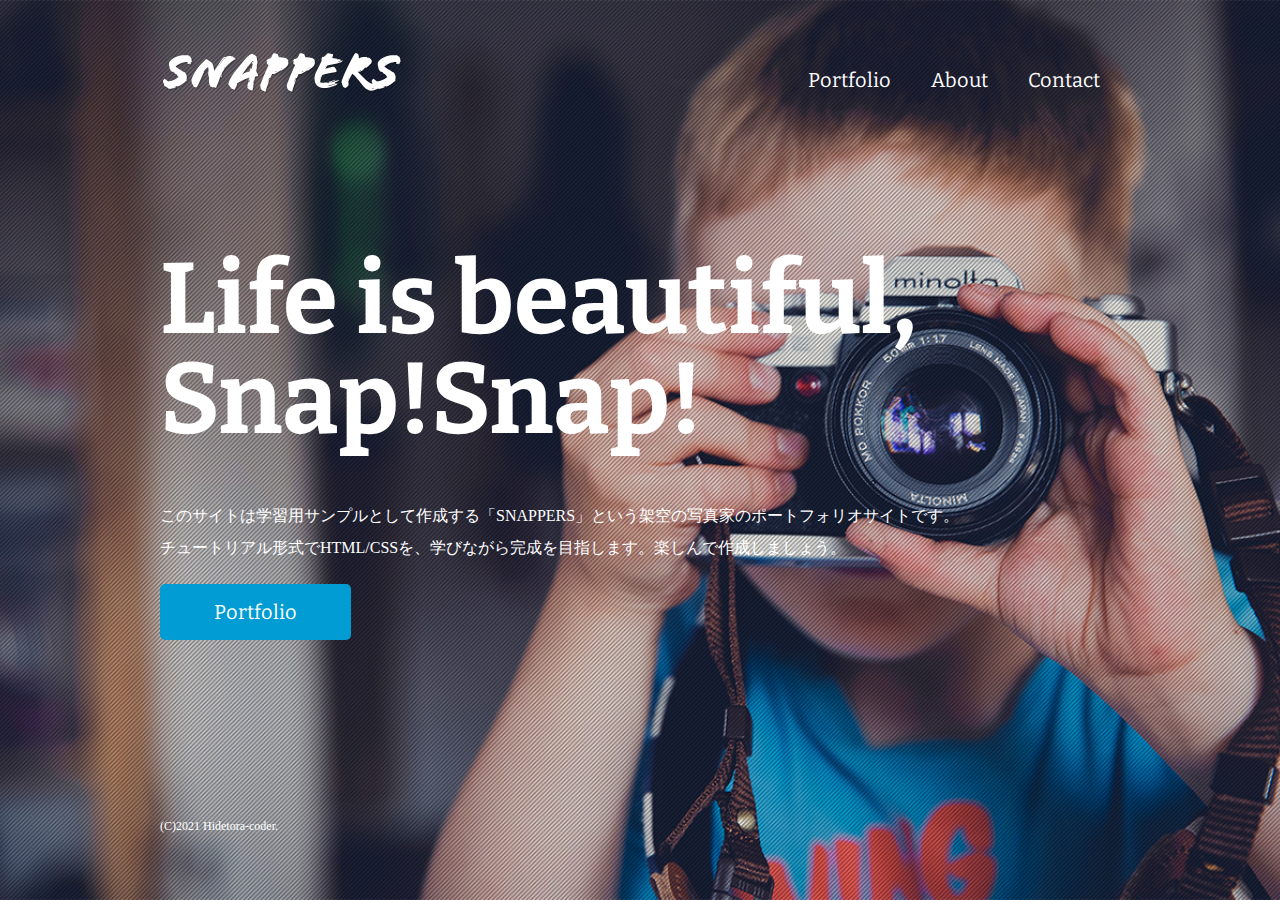
<file: index.html>
<!DOCTYPE html>
<html>
  <head>
    <meta charset="UTF-8">
    <title>風景写真家「SNAPPERS」Official website</title>
    <link href="css/style.css" rel="stylesheet">
    <!-- webフォント -->
    <link href="https://fonts.googleapis.com/css2?family=Bitter:wght@700&display=swap" rel="stylesheet">
    <!-- ファビコン -->
    <link href="favicon.ico" rel="shortcut icon">
  </head>
  <body id="index">
    <!--headerの始まり-->
    <header>
      <div class="logo">
        <a href="index.html">
          <img src="images/logo.png" alt="SNAPPERS">
        </a>
      </div>
      <nav class="global-nav">
        <ul>
          <li><a href="portfolio.html">Portfolio</a></li>
          <li><a href="about.html">About</a></li>
          <li><a href="contact.html">Contact</a></li>
        </ul>
      </nav>
    </header>
    <!--headerの終わり-->

    <!--wrapの始まり-->
    <div id="wrap">
      <div class="content">
        <h1>Life is beautiful, Snap!Snap!</h1>
        <p>このサイトは学習用サンプルとして作成する「SNAPPERS」という架空の写真家のポートフォリオサイトです。<br>チュートリアル形式でHTML/CSSを、学びながら完成を目指します。楽しんで作成しましょう。</p>
        <p class="btn"><a href="portfolio.html">Portfolio</a></p>

      </div>
    </div>
    <!--wrapの終わり-->

    <!--footerの始まり-->
    <footer>
      <small>(C)2021 Hidetora-coder.</small>
    </footer>
    <!--footerの終わり-->
  </body>
</html>
</file>
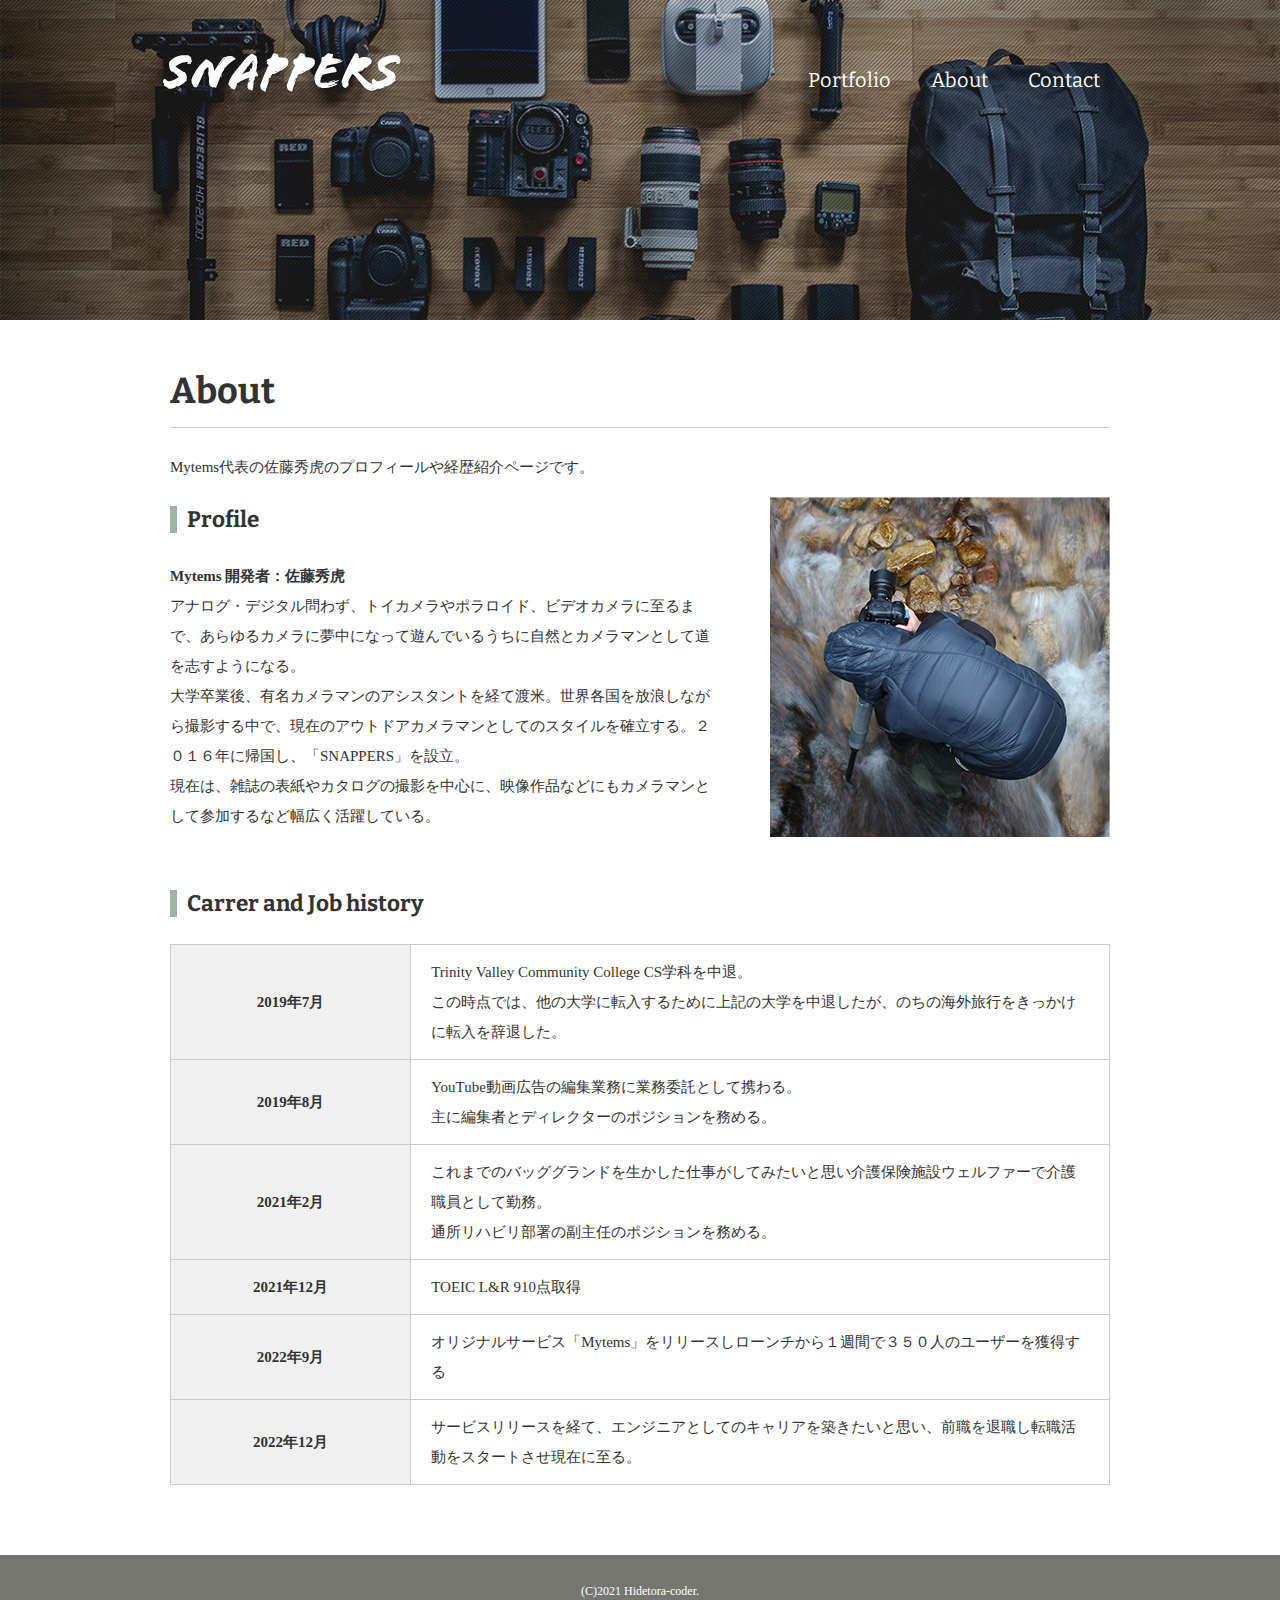
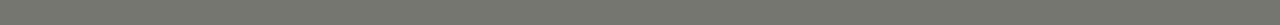
<file: about.html>
<!DOCTYPE html>
<html>
  <head>
    <meta charset="UTF-8">
    <title>About | 風景写真家「SNAPPERS」</title>
    <link href="css/style.css" rel="stylesheet">
    <!-- webフォント -->
    <link href="https://fonts.googleapis.com/css2?family=Bitter:wght@700&display=swap" rel="stylesheet">
  </head>
  <body id="about">
    <!--headerの始まり-->
    <header>
      <div class="logo">
        <a href="index.html">
          <img src="images/logo.png" alt="SNAPPERS">
        </a>
      </div>
      <nav class="global-nav">
        <ul>
          <li><a href="portfolio.html">Portfolio</a></li>
          <li><a href="about.html">About</a></li>
          <li><a href="contact.html">Contact</a></li>
        </ul>
      </nav>
    </header>
    <!--headerの終わり-->

    <!--wrapの始まり-->
    <div id="wrap">
      <div class="content">
        <div class="main-center">
          <h1>About</h1>
          <p>Mytems代表の佐藤秀虎のプロフィールや経歴紹介ページです。</p>
          <!-- 自己紹介 -->
          <section class="profile clearfix">
            <!-- 自己紹介文 -->
            <div class="profile-txt">
              <h2 class="icon">Profile</h2>
              <p>
                <span>Mytems 開発者：佐藤秀虎</span>
                <br>アナログ・デジタル問わず、トイカメラやポラロイド、ビデオカメラに至るまで、あらゆるカメラに夢中になって遊んでいるうちに自然とカメラマンとして道を志すようになる。
                <br>大学卒業後、有名カメラマンのアシスタントを経て渡米。世界各国を放浪しながら撮影する中で、現在のアウトドアカメラマンとしてのスタイルを確立する。２０１６年に帰国し、「SNAPPERS」を設立。
                <br>現在は、雑誌の表紙やカタログの撮影を中心に、映像作品などにもカメラマンとして参加するなど幅広く活躍している。
              </p>
            </div>
            <img src="images/about-profile.png" alt="佐藤秀虎のプロフィール画像" class="profile-image">
          </section>
          <!-- 経歴紹介 -->
          <section class="career">
            <h2 class="icon">Carrer and Job history</h2>
            <table>
              <tr>
                <th>2019年7月</th>
                <td>Trinity Valley Community College CS学科を中退。
                  <br>この時点では、他の大学に転入するために上記の大学を中退したが、のちの海外旅行をきっかけに転入を辞退した。
                </th>
              </tr>
              <tr>
                <th>2019年8月</th>
                <td>YouTube動画広告の編集業務に業務委託として携わる。
                  <br>主に編集者とディレクターのポジションを務める。
                </td>
              </tr>
              <tr>
                <th>2021年2月</th>
                <td>これまでのバッググランドを生かした仕事がしてみたいと思い介護保険施設ウェルファーで介護職員として勤務。
                  <br>通所リハビリ部署の副主任のポジションを務める。
                </td>
              </tr>
              <tr>
                <th>2021年12月</th>
                <td>TOEIC L&R 910点取得</td>
              </tr>
              <tr>
                <th>2022年9月</th>
                <td>オリジナルサービス「Mytems」をリリースしローンチから１週間で３５０人のユーザーを獲得する</td>
              </tr>
              <tr>
                <th>2022年12月</th>
                <td>サービスリリースを経て、エンジニアとしてのキャリアを築きたいと思い、前職を退職し転職活動をスタートさせ現在に至る。</td>
              </tr>
            </table>
          </section>
        </div>
      </div>
    </div>
    <!--wrapの終わり-->

    <!--footerの始まり-->
    <footer>
      <small>(C)2021 Hidetora-coder.</small>
    </footer>
    <!--footerの終わり-->
  </body>
</html>
</file>
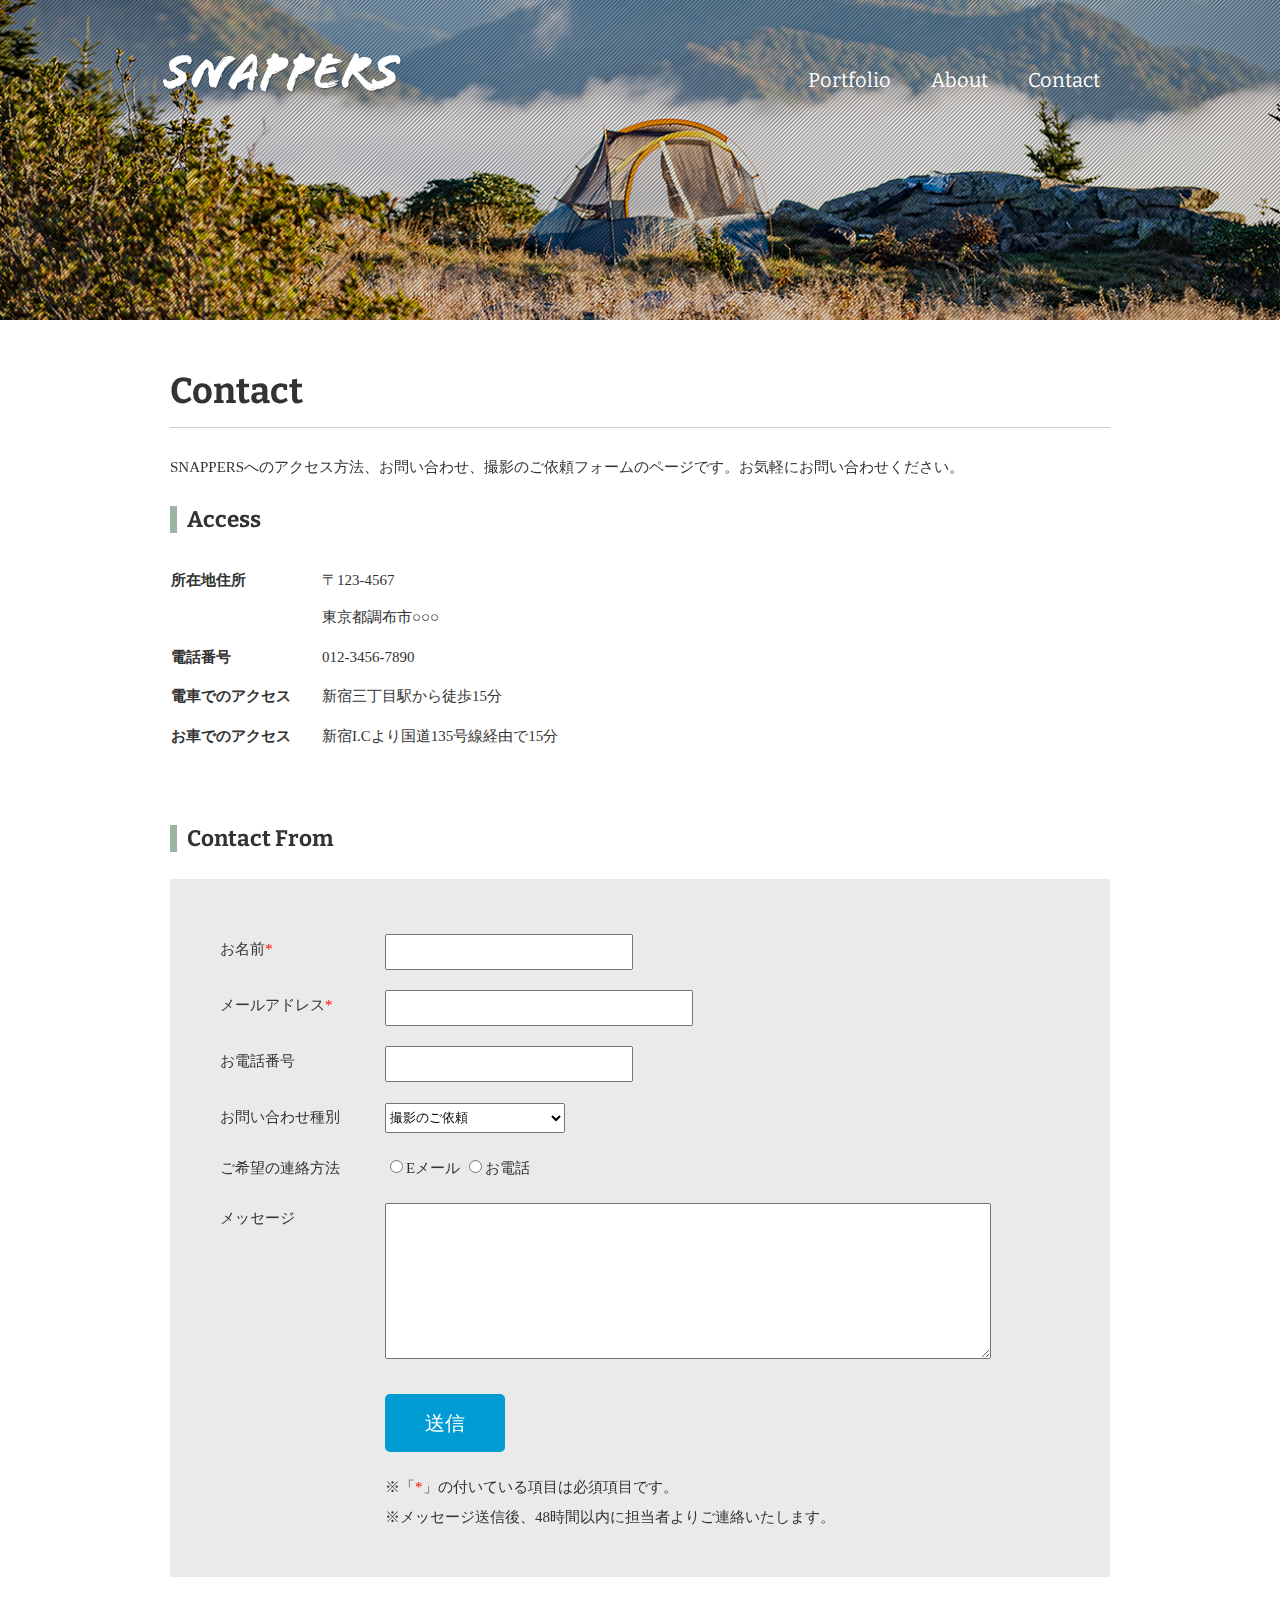
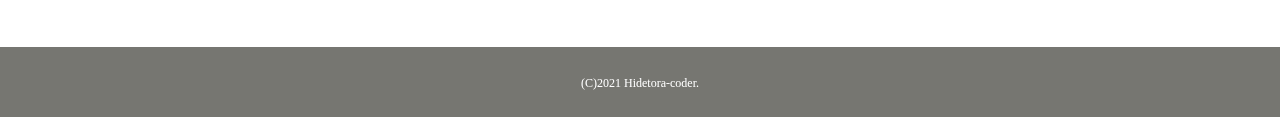
<file: contact.html>
<!DOCTYPE html>
<html>
  <head>
    <meta charset="UTF-8">
    <title>Contact| 風景写真家 「SNAPPERS」</title>
    <link href="css/style.css" rel="stylesheet">
    <!-- webフォント -->
    <link href="https://fonts.googleapis.com/css2?family=Bitter:wght@700&display=swap" rel="stylesheet">
  </head>
  <body id="contact">
    <!--headerの始まり-->
    <header>
      <div class="logo">
        <a href="index.html">
          <img src="images/logo.png" alt="SNAPPERS">
        </a>
      </div>
      <nav class="global-nav">
        <ul>
          <li><a href="portfolio.html">Portfolio</a></li>
          <li><a href="about.html">About</a></li>
          <li><a href="contact.html">Contact</a></li>
        </ul>
      </nav>
    </header>
    <!--headerの終わり-->

    <!--wrapの始まり-->
    <div id="wrap">
      <div class="content">
        <div class="main-center">
          <h1>Contact</h1>
          <p>SNAPPERSへのアクセス方法、お問い合わせ、撮影のご依頼フォームのページです。お気軽にお問い合わせください。</p>
          <section class="access clearfix">
            <!-- アクセスセクション -->
            <h2 class="icon">Access</h2>
            <table>
              <tr>
                <th>所在地住所</th>
                <td>〒123-4567<br>東京都調布市○○○</td>
              </tr>
              <tr>
                <th>電話番号</th>
                <td>012-3456-7890</td>
              </tr>
              <tr>
                <th>電車でのアクセス</th>
                <td>新宿三丁目駅から徒歩15分</td>
              </tr>
              <tr>
                <th>お車でのアクセス</th>
                <td>新宿I.Cより国道135号線経由で15分</td>
              </tr>
            </table>
            <iframe width="460" height="220" frameborder="0" style="border: 0;" allowfullscreen src="https://www.google.com/maps/embed?pb=!1m18!1m12!1m3!1d3240.4361922576927!2d139.70269341538352!3d35.69088228019205!2m3!1f0!2f0!3f0!3m2!1i1024!2i768!4f13.1!3m3!1m2!1s0x60188cdb5e314123%3A0x3ac7b6160a51a476!2sShinjuku-sanchome%20Station!5e0!3m2!1sen!2sjp!4v1633687037373!5m2!1sen!2sjp">
            </iframe>
          </section>

          <section>
            <h2 class="icon">Contact From</h2>
            <div class="form">
              <form>
                <dl>
                  <dt><span class="required">お名前</span></dt>
                  <dd><input type="text" name="name" class="name" required></dd>
                  <dt><span class="required">メールアドレス</span></dt>
                  <dd><input type="email" name="email" class="email" required></dd>
                  <dt>お電話番号</dt>
                  <dd><input type="tel" name="tel" class="tel"></dd>
                  <dt>お問い合わせ種別</dt>
                  <dd>
                    <select name="type" class="type">
                      <option value="撮影のご依頼">撮影のご依頼</option>
                      <option value="公演・各種メディア出演のご依頼">公演・各種メディア出演のご依頼</option>
                      <option value="その他お問い合わせ">その他お問い合わせ</option>
                    </select>
                  </dd>
                  <dt>ご希望の連絡方法</dt>
                  <dd>
                    <input type="radio" name="contact" value="Eメール">Eメール
                    <input type="radio" name="contact" value="お電話">お電話
                  </dd>
                  <dt>メッセージ</dt>
                  <dd>
                    <textarea name="message" class="message"></textarea>
                  </dd>
                </dl>
                <button type="submit" class="btn">送信</button>
              </form>
              <div class="attension">
                <p>※「<span class="required"></span>」の付いている項目は必須項目です。<br>
                  ※メッセージ送信後、48時間以内に担当者よりご連絡いたします。
                </p>
              </div>
            </div>
          </section>
        </div>
      </div>
    </div>
    <!--wrapの終わり-->

    <!--footerの始まり-->
    <footer>
      <small>(C)2021 Hidetora-coder.</small>
    </footer>
    <!--footerの終わり-->
  </body>
</html>
</file>
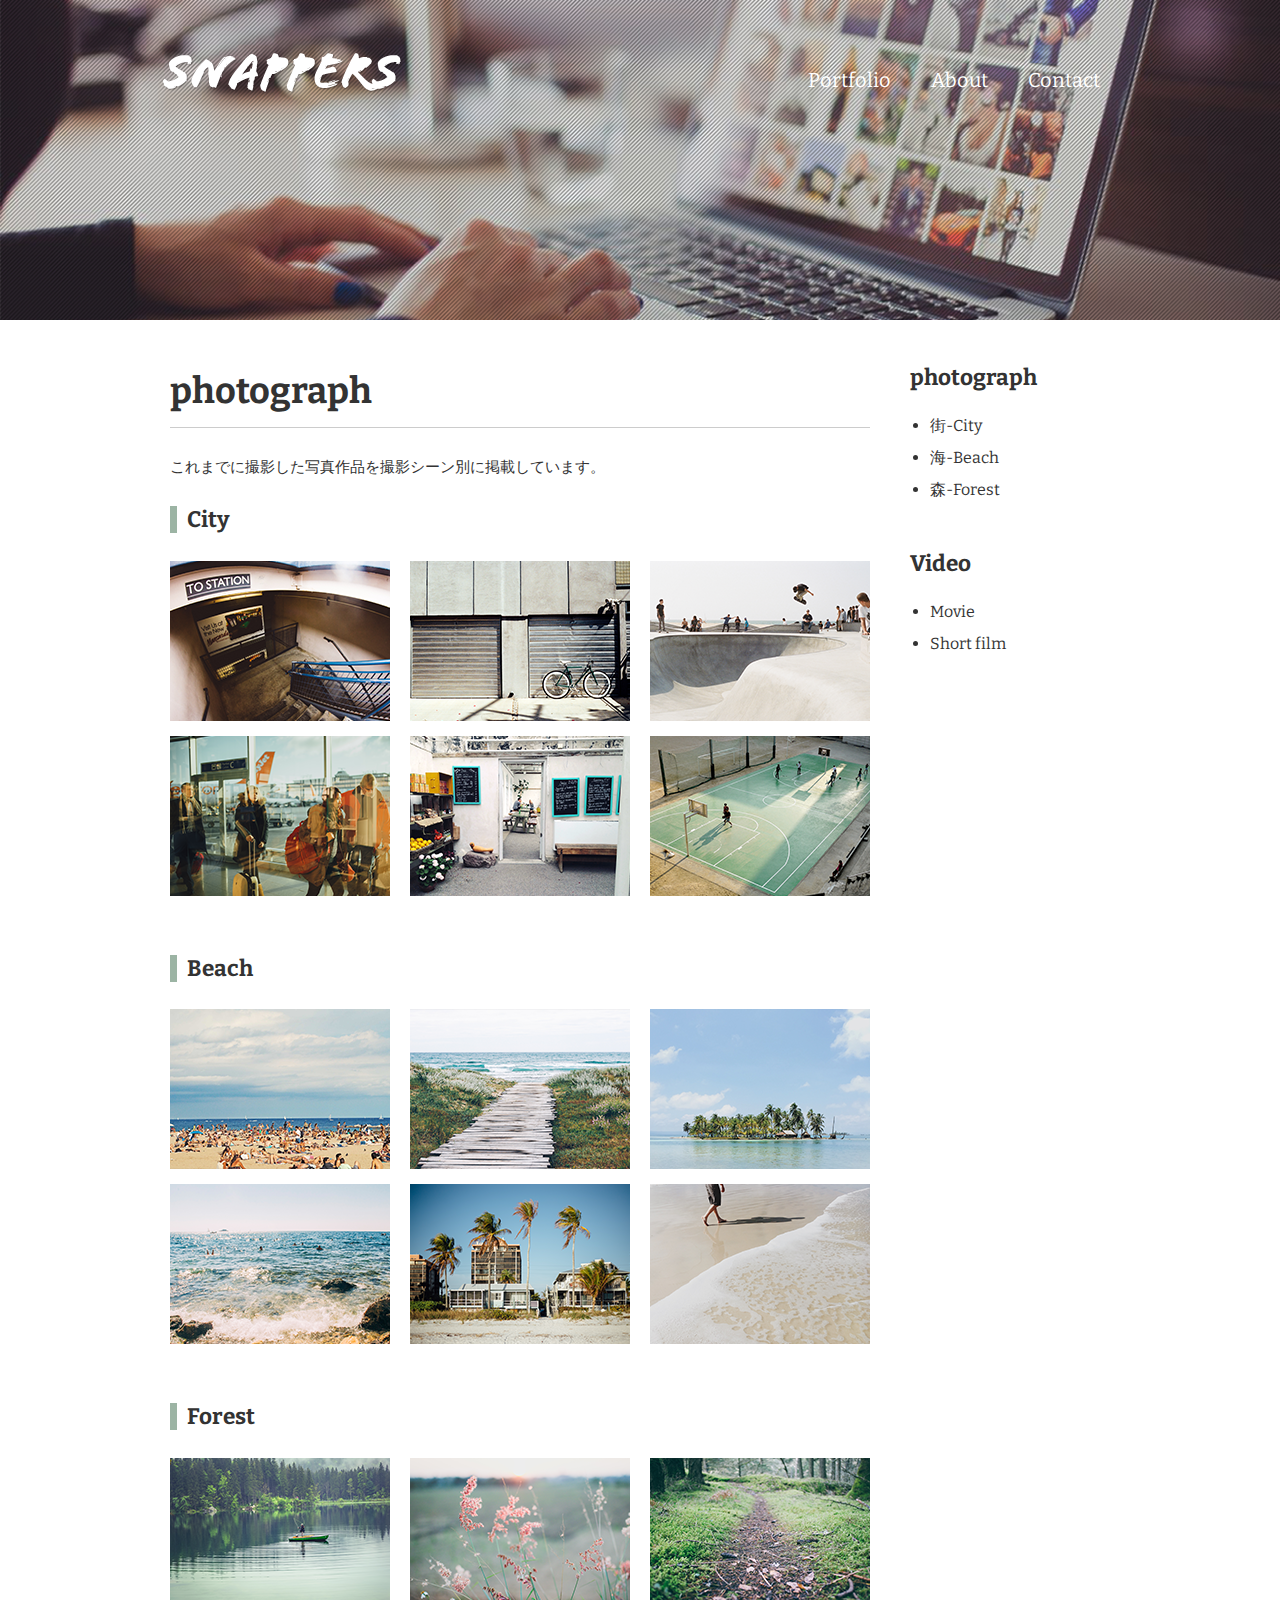
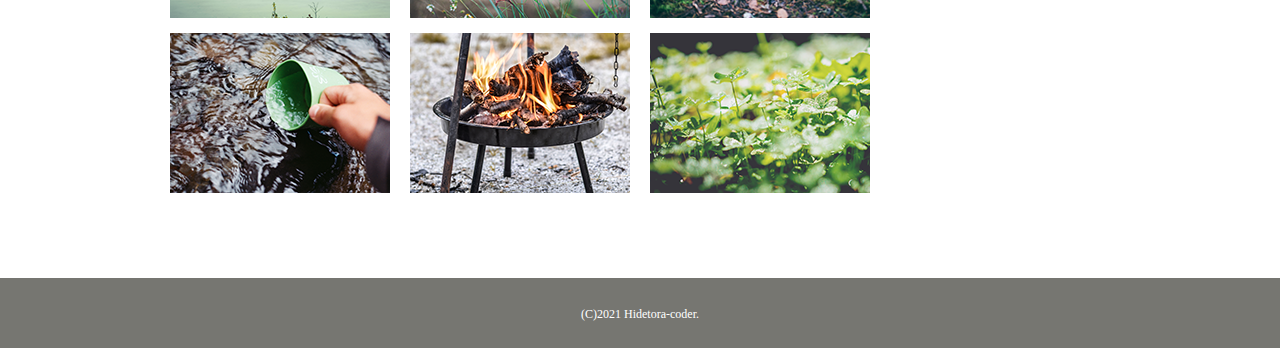
<file: photograph.html>
<!DOCTYPE html>
<html>
  <head>
    <meta charset="UTF-8">
    <title>photograph| 風景写真家「SNAPPERS」</title>
    <link href="css/style.css" rel="stylesheet">
    <!-- webフォント -->
    <link href="https://fonts.googleapis.com/css2?family=Bitter:wght@700&display=swap" rel="stylesheet">
  </head>
  <body id="photograph">
    <!--headerの始まり-->
    <header>
      <div class="logo">
        <a href="index.html">
          <img src="images/logo.png" alt="SNAPPERS">
        </a>
      </div>
      <nav class="global-nav">
        <ul>
          <li><a href="portfolio.html">Portfolio</a></li>
          <li><a href="about.html">About</a></li>
          <li><a href="contact.html">Contact</a></li>
        </ul>
      </nav>
    </header>
    <!--headerの終わり-->

    <!--wrapの始まり-->
    <div id="wrap" class="clearfix">
      <div class="content">
        <div class="main">
          <h1>photograph</h1>
          <p>これまでに撮影した写真作品を撮影シーン別に掲載しています。</p>
          <section id="city">
            <h2 class="icon">City</h2>
            <ul class="clearfix photograph-list">
              <li><img src="images/photograph-city-01.png" alt="駅への階段"></li>
              <li><img src="images/photograph-city-02.png" alt="自転車とシャッター"></li>
              <li><img src="images/photograph-city-03.png" alt="スケートパーク"></li>
              <li><img src="images/photograph-city-04.png" alt="エアポート"></li>
              <li><img src="images/photograph-city-05.png" alt="雑貨を扱う店舗"></li>
              <li><img src="images/photograph-city-06.png" alt="ストリートバスケ"></li>
            </ul>
          </section>
          <section id="beach">
            <h2 class="icon">Beach</h2>
            <ul class="clearfix photograph-list">
              <li><img src="images/photograph-beach-01.png" alt="海水浴場"></li>
              <li><img src="images/photograph-beach-02.png" alt="ビーチへ続く道"></li>
              <li><img src="images/photograph-beach-03.png" alt="離れ小島"></li>
              <li><img src="images/photograph-beach-04.png" alt="岩場と波"></li>
              <li><img src="images/photograph-beach-05.png" alt="ヤシの木"></li>
              <li><img src="images/photograph-beach-06.png" alt="波打ち際"></li>
            </ul>
          </section>
          <section id="forest">
            <h2 class="icon">Forest</h2>
            <ul class="clearfix photograph-list">
              <li><img src="images/photograph-forest-01.png" alt="池と小舟"></li>
              <li><img src="images/photograph-forest-02.png" alt="可憐な花"></li>
              <li><img src="images/photograph-forest-03.png" alt="森の小怪"></li>
              <li><img src="images/photograph-forest-04.png" alt="清流をカップで掬う"></li>
              <li><img src="images/photograph-forest-05.png" alt="焚き火台"></li>
              <li><img src="images/photograph-forest-06.png" alt="新芽と若葉"></li>
            </ul>
          </section>
        </div>
        <aside class="sidebar">
          <section>
            <h2>photograph</h2>
            <ul>
              <li><a href="photograph.html#city">街-City</a></li>
              <li><a href="photograph.html#beach">海-Beach</a></li>
              <li><a href="photograph.html#forest">森-Forest</a></li>
            </ul>
          </section>
          <section>
            <h2>Video</h2>
            <ul>
              <li><a href="video.html#movie">Movie</a></li>
              <li><a href="video.html#short-film">Short film</a></li>
            </ul>
          </section>
        </aside>
      </div>
    </div>
    <!--wrapの終わり-->

    <!--footerの始まり-->
    <footer>
      <small>(C)2021 Hidetora-coder.</small>
    </footer>
    <!--footerの終わり-->
  </body>
</html>
</file>
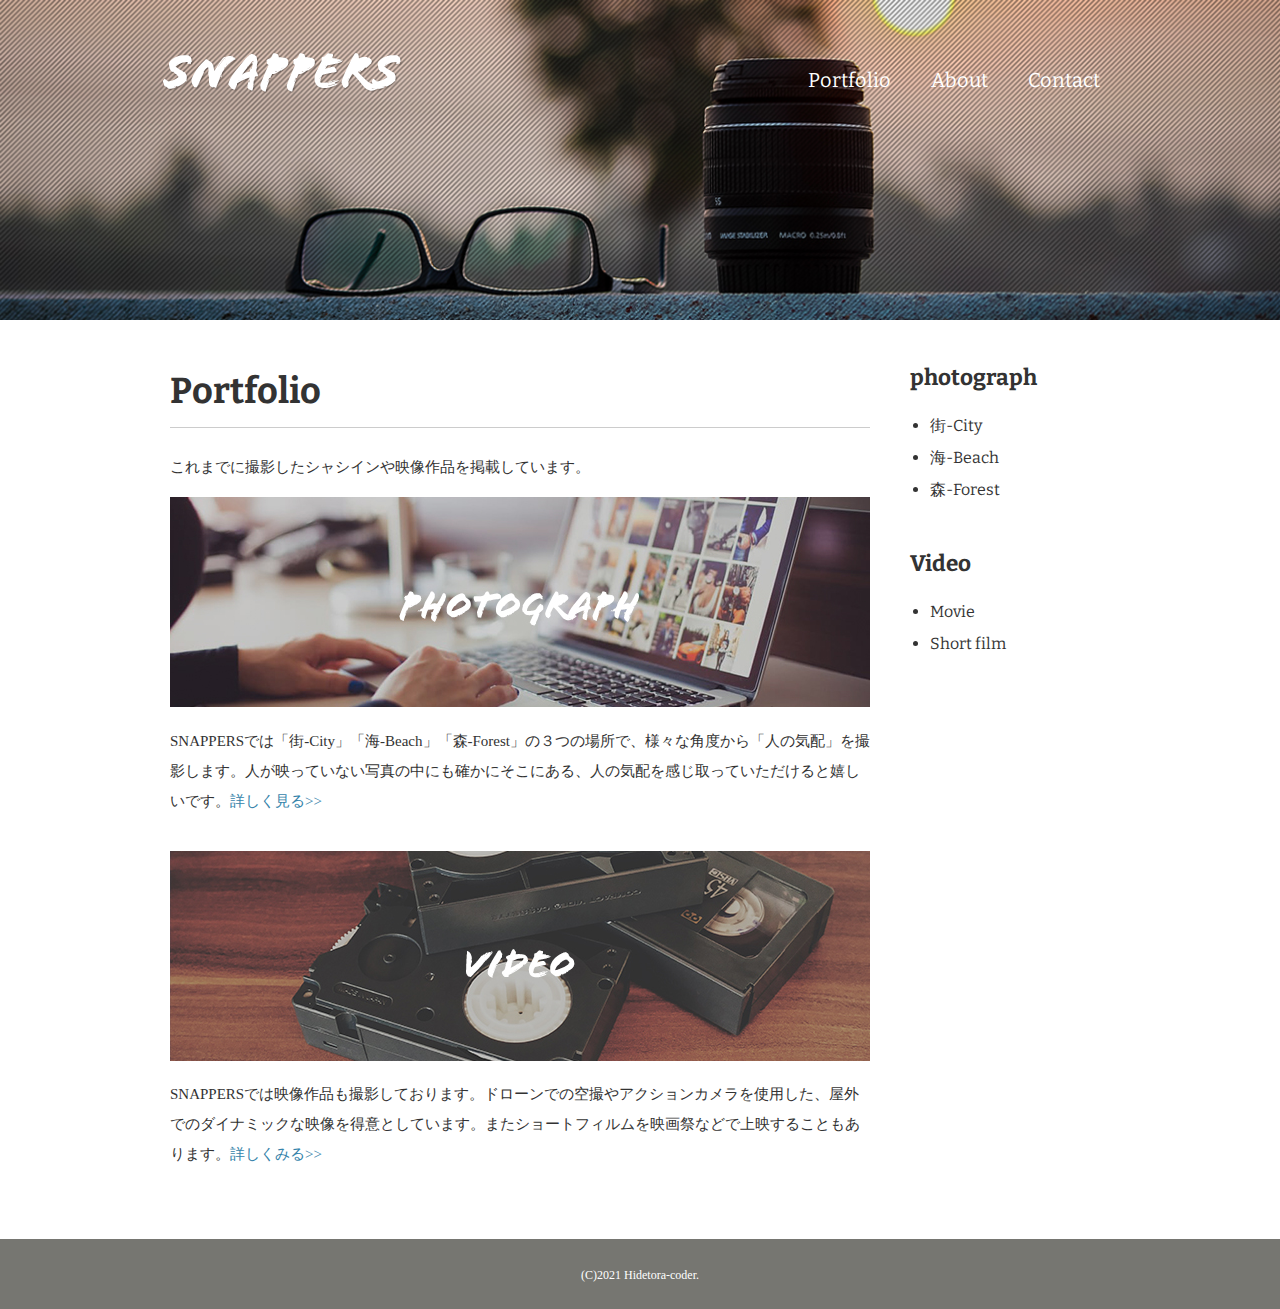
<file: portfolio.html>
<!DOCTYPE html>
<html>
  <head>
    <meta charset="UTF-8">
    <meta name="viewport" content="width=device-width" initial-scale=1>
    <title>Portfolio| 風景写真家「SNAPPERS」</title>
    <link href="css/style.css" rel="stylesheet">
    <!-- webフォント -->
    <link href="https://fonts.googleapis.com/css2?family=Bitter:wght@700&display=swap" rel="stylesheet">
  </head>
  <body id="portfolio">
    <!--headerの始まり-->
    <header>
      <div class="logo">
        <a href="index.html">
          <img src="images/logo.png" alt="SNAPPERS">
        </a>
      </div>
      <nav class="global-nav">
        <ul>
          <li><a href="portfolio.html">Portfolio</a></li>
          <li><a href="about.html">About</a></li>
          <li><a href="contact.html">Contact</a></li>
        </ul>
      </nav>
    </header>
    <!--headerの終わり-->

    <!--wrapの始まり-->
    <div id="wrap" class="clearfix">
      <div class="content">
        <!-- メインコンテンツ -->
        <div class="main">
          <h1>Portfolio</h1>
          <p>これまでに撮影したシャシインや映像作品を掲載しています。</p>
          <!-- ※sectionタグの中身には必ず見出しタグが無くてはならないので、今回は画像をh2タグで囲うことにする。 -->
          <section> <!--画像セクション-->
            <h2>
              <a href="photograph.html"><img src="images/portfolio-photo.jpg" alt="PHOTOGRAPH"></a>
            </h2>
            <p>SNAPPERSでは「街-City」「海-Beach」「森-Forest」の３つの場所で、様々な角度から「人の気配」を撮影します。人が映っていない写真の中にも確かにそこにある、人の気配を感じ取っていただけると嬉しいです。<a href="photograph.html">詳しく見る>></a></p>
          </section>
          <section><!--動画セクション-->
            <h2>
              <a href="video.html"><img src="images/portfolio-video.jpg" alt="VIDEO"></a>
            </h2>
            <p>SNAPPERSでは映像作品も撮影しております。ドローンでの空撮やアクションカメラを使用した、屋外でのダイナミックな映像を得意としています。またショートフィルムを映画祭などで上映することもあります。<a href="video.html">詳しくみる>></a></p>
          </section>
        </div>

         <!-- サイドバー -->
        <aside class="sidebar">
          <section>
            <h2>photograph</h2>
            <ul>
              <li><a href="photograph.html#city">街-City</a></li>
              <li><a href="photograph.html#beach">海-Beach</a></li>
              <li><a href="photograph.html#forest">森-Forest</a></li>
            </ul>
          </section>
          <section>
            <h2>Video</h2>
            <ul>
              <li><a href="video.html#movie">Movie</a></li>
              <li><a href="video.html#short-film">Short film</a></li>
            </ul>
          </section>
        </aside>
      </div>
    </div>
    <!--wrapの終わり-->

    <!--footerの始まり-->
    <footer>
      <small>(C)2021 Hidetora-coder.</small>
    </footer>
    <!--footerの終わり-->
  </body>
</html>
</file>
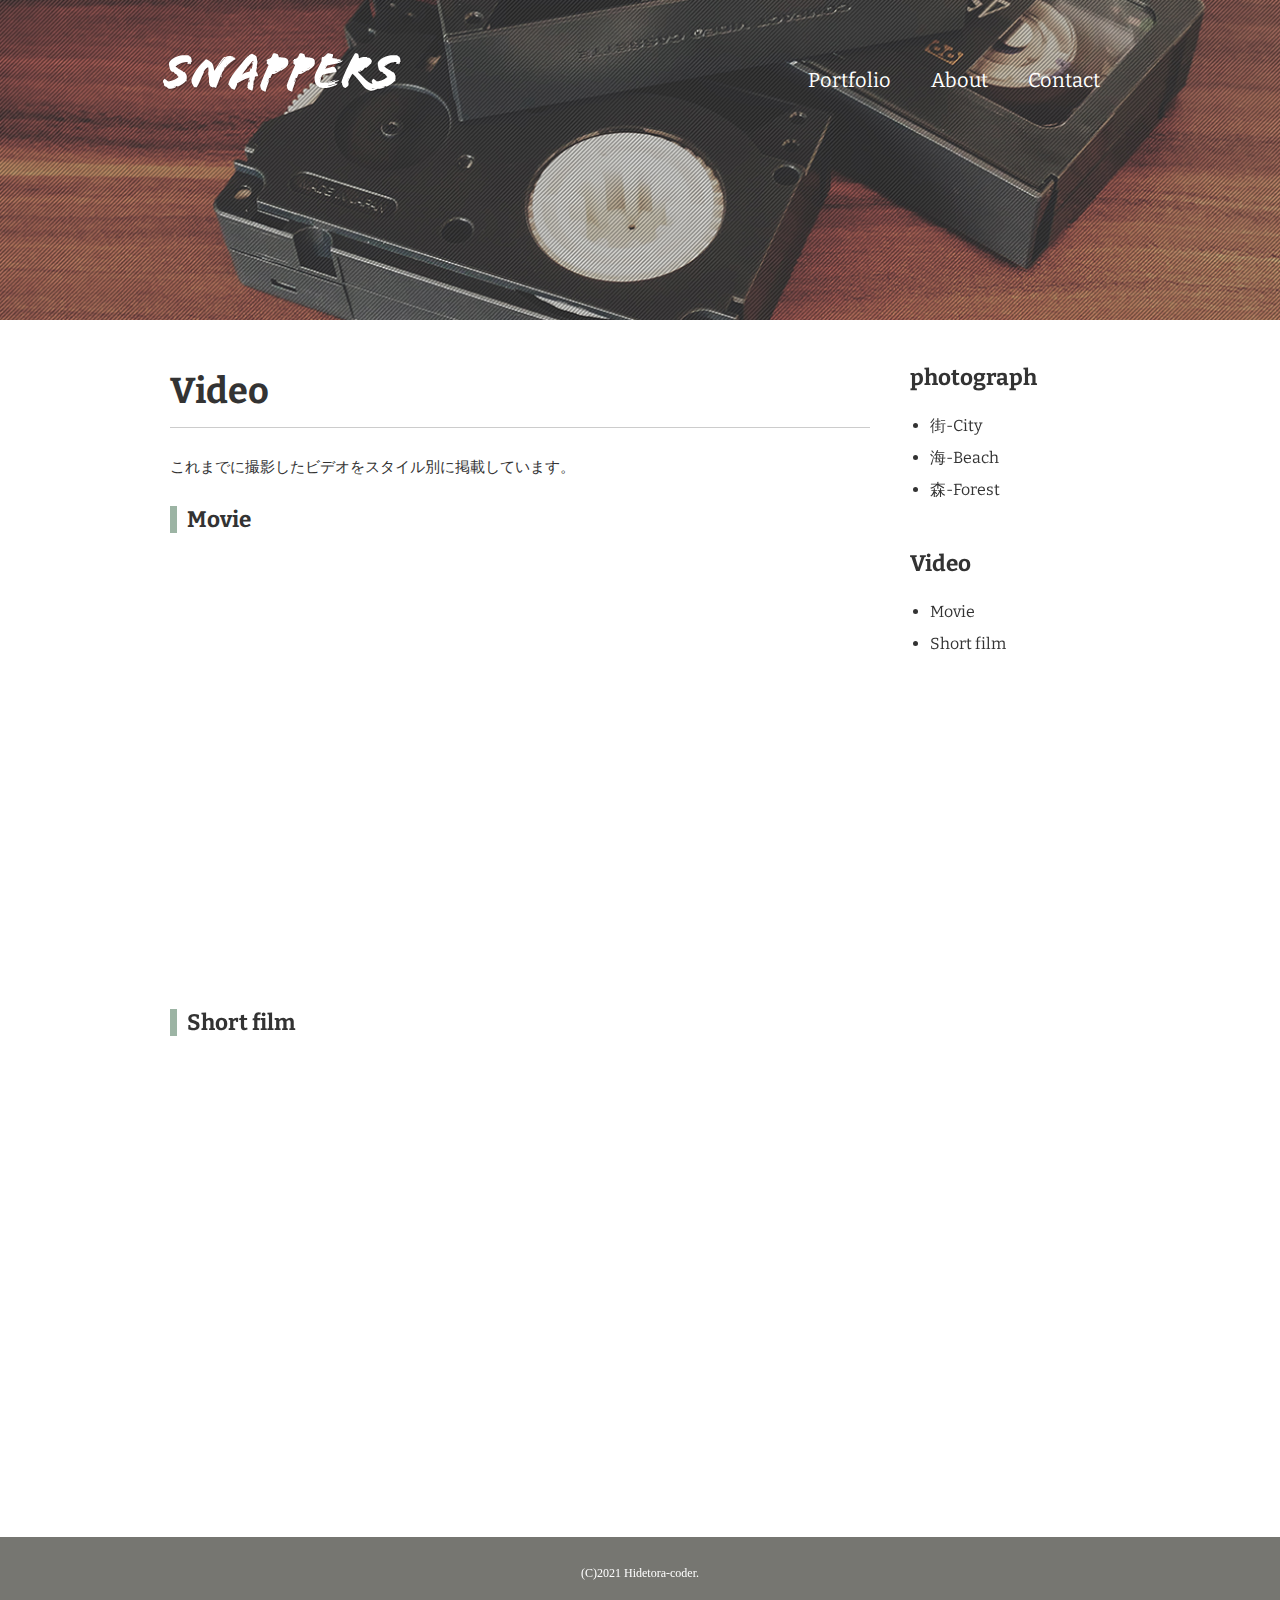
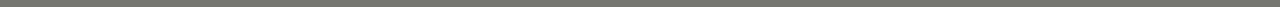
<file: video.html>
<!DOCTYPE html>
<html>
  <head>
    <meta charset="UTF-8">
    <title>Video| 風景写真家「SNAPPERS」</title>
    <link href="css/style.css" rel="stylesheet">
    <!-- webフォント -->
    <link href="https://fonts.googleapis.com/css2?family=Bitter:wght@700&display=swap" rel="stylesheet">
  </head>
  <body id="video">
    <!--headerの始まり-->
    <header>
      <div class="logo">
        <a href="index.html">
          <img src="images/logo.png" alt="SNAPPERS">
        </a>
      </div>
      <nav class="global-nav">
        <ul>
          <li><a href="portfolio.html">Portfolio</a></li>
          <li><a href="about.html">About</a></li>
          <li><a href="contact.html">Contact</a></li>
        </ul>
      </nav>
    </header>
    <!--headerの終わり-->

    <!--wrapの始まり-->
    <div id="wrap" class="clearfix">
      <div class="content">
        <div class="main">
          <h1>Video</h1>
          <p>これまでに撮影したビデオをスタイル別に掲載しています。</p>
          <section id="movie">
            <h2 class="icon">Movie</h2>
            <iframe width="700" height="394" src="https://www.youtube.com/embed/vTXzJVFelao" frameborder="0" allowfullscreen></iframe>
          </section>
          <section id="short-film">
            <h2 class="icon">Short film</h2>
            <iframe width="700" height="394" src="https://www.youtube.com/embed/Zh3Yz3PiXZw" frameborder="0" allowfullscreen></iframe>
          </section>
        </div>
        <aside class="sidebar">
          <section>
            <h2>photograph</h2>
            <ul>
              <li><a href="photograph.html#city">街-City</a></li>
              <li><a href="photograph.html#beach">海-Beach</a></li>
              <li><a href="photograph.html#forest">森-Forest</a></li>
            </ul>
          </section>
          <section>
            <h2>Video</h2>
            <ul>
              <li><a href="video.html#movie">Movie</a></li>
              <li><a href="video.html#short-film">Short film</a></li>
            </ul>
          </section>
        </aside>
      </div>
    </div>
    <!--wrapの終わり-->

    <!--footerの始まり-->
    <footer>
      <small>(C)2021 Hidetora-coder.</small>
    </footer>
    <!--footerの終わり-->
  </body>
</html>
</file>
<file: css/style.css>
@charset "utf-8";

body {
  margin: 0;
  padding: 0;
  background-color: #cccccc;
  color: #333333;
  font-size: 15px;
  line-height: 2;
}

/*cssのリセット*/
p,h1,h2,h3,h4,h5,h6 {
  margin-top: 0;
}

h1 {
  font-family: 'Bitter', serif;
  font-size: 36px;
  border-bottom: 1px solid #cccccc;
}

h2 {
  font-family: 'Bitter', serif;
  font-size: 24;
}

img {
  vertical-align: bottom;
}

ul {
  margin: 0;
  padding: 0;
}

a {
  color: #3583aa;
  text-decoration: none;
}

a:visited {
  color: #788d98;
}

a:hover {
  text-decoration: underline;
}

section {
  margin-bottom: 35px;
}

/* headerのスタイル */
header {
  width: 960px;
  height: 100px;
  margin: 0 auto;
}

.logo {
  float: left;
  margin-top: 50px;
}

.global-nav {
  float: right;
  margin-top: 60px;
}

.global-nav li {
  float: left;
  margin: 0 20px;
  font-size: 20px;
  list-style: none;
  font-family: 'Bitter', serif;
}

.global-nav li a {
  color: #ffffff;
}

.global-nav li a:hover {
  border-bottom: 2px solid #ffffff;
  padding-bottom: 3px;
  text-decoration: none;
}

#wrap {
  clear: both;
  background-color: #ffffff;
  margin-top: 220px;
  padding:35px 0;
}

.content {
  width: 960px;
  margin: 0 auto;
}

/* footerのスタイル */
footer {
  text-align: center;
  color:#ffffff;
  padding: 20px 0;
  background-color: #767671;
}

footer small {
  font-size: 12px;
}

#index footer {
  width: 960px;
  margin: 150px auto 0 auto;
  text-align: left;
  background-color: transparent;
}

/* indexページのスタイル */
#index {
  background-image: url(../images/bg-index.jpg);
  background-repeat: no-repeat;
  background-position: center;
  background-attachment: fixed;
  background-size: cover;
}

#index h1 {
  font-size: 100px;
  line-height: 1;
  color: #ffffff;
  font-family: 'Bitter', serif;
  margin-bottom: 50px;
  border: none;
}

#index #wrap {
  background-color: transparent;
  margin-top: 0;
  padding: 0;
}

#index .content {
  margin-top: 150px;
}

#index p {
  font-size: 16px;
  color: #ffffff;
}

/* ボタンの設定 */
.btn a {
  background-color: #009cd3;
  color: #ffffff;
  font-size: 20px;
  font-family: 'Bitter', serif;
  display: block;
  width: 185px;
  text-align: center;
  line-height: 50px;
  margin-top: 20px;
  border-radius: 5px;
  border: 3px solid #009cd3;
}

.btn a:hover {
  text-decoration: none;
  background-color: #ffffff;
  color: #009cd3;
}


/* aboutのスタイル */
#about {
  background-image: url(../images/bg-about.jpg);
  background-repeat: no-repeat;
  background-position: center top;
  background-attachment: fixed;
  background-size: 100% auto;
}

#about .profile-txt {
  /*940px(全体の幅) - 340px(プロフィール画像の幅) - 60px(画像とプロフィール文との余白) = 540px*/
  width: 540px;
  float: left;
}

#about .profile-txt span {
  font-weight: bold;
}

#about .profile-image {
  float: right;
}

table {
  border-spacing: 0;
  border-collapse: collapse;
}

#about .career th {
  width: 240px;
  background-color: #f0f0f0;
  padding: 12px 0;
  border: 1px solid #cccccc;
}

#about .career td {
  /* 940px - 240px(見出しセルの横幅) - 40px(余白) */
  width: 660px;
  padding: 12px 20px 12px 20px;
  border: 1px solid #cccccc;
  
}

.clearfix:after {
  content: "";
  display: block;
  clear: both;
}

.main-center {
  width: 940px;
  margin: 0 auto;
}

.icon:before {
  content: "";
  padding-right: 10px;
  border-left: 7px solid #9cb4a4;
}

/* portfolioのスタイル */
#portfolio {
  background-image: url(../images/bg-portfolio.jpg);
  background-repeat: no-repeat;
  background-position: center top;
  background-attachment: fixed;
  background-size: 100% auto;
}

.main {
  width: 700px;
  margin: 0 10px;
  float: left;
}

.sidebar {
  /* 
    算出方法 960px(全体の横幅) - 700px(メインエリア) - 20px(メインエリアの両サイドのmargin) = 240px
    240px(サイドバーのリソース) - 30px(左サイドのmargin) - 10px(右サイドのmargin) = 200px
   */
  width: 200px;
  margin: 0 10px 0 30px;
  float: right;
  font-family: 'Bitter', serif;
}

.sidebar h2 {
  margin-bottom: 10px;
}

.sidebar ul {
  font-size: 16px;
  margin-left: 20px;
}

.sidebar ul a {
  color: #333333;
}

a img:hover {
  opacity: 0.8;
}

/* Photographのスタイル */
#photograph {
  background-image: url(../images/bg-photograph.jpg);
  background-repeat: no-repeat;
  background-position: center top;
  background-attachment: fixed;
  background-size: 100% auto;
}

#photograph .photograph-list li {
  float: left;
  list-style: none;
  margin: 0 20px 15px 0;
}

/* li:nts-child(3n)の擬似クラスで三番目の子要素のみに限定したプロパティを指定できる */
#photograph .photograph-list li:nth-child(3n) {
  margin-right: 0;
}

/*videoのデザイン*/
#video {
  background-image: url(../images/bg-video.jpg);
  background-repeat: no-repeat;
  background-position: center top;
  background-attachment: fixed;
  background-size: 100% auto;
}

/*contactのスタイル*/
#contact {
  background-image: url(../images/bg-contact.jpg);
  background-repeat: no-repeat;
  background-position: center top;
  background-attachment: fixed;
  background-size: 100% auto;
}

#contact .access table {
  float: left;
}

#contact .access th, 
#contact .access td {
  text-align: left;
  vertical-align: top;
  line-height: 2.5;
}

#contact .access td {
  padding-left: 30px;
}

#contact .access iframe {
  width: 460px;
  float: right;
}

#contact .form {
  background-color: #eaeaea;
  padding: 30px 50px;
}

#contact .form dl dt {
  width: 165px;
  padding: 10px 0;
  float: left;
  clear: both;
}

#contact .form dl dd {
  padding: 10px 0;
}

#contact .form .name {
  width: 240px;
  height: 30px;
}

#contact .form .email {
  width: 300px;
  height: 30px;
}

#contact .form .tel {
  width: 240px;
  height: 30px;
}

#contact .form .type {
  width: 180px;
  height: 30px;
}

#contact .form .message {
  width: 600px;
  height: 150px;
}

#contact .form button {
  background-color: #009cd3;
  color: #ffffff;
  font-size: 20px;
  width: 120px;
  display: block;
  text-align: center;
  line-height: 50px;
  margin-bottom: 10px;
  border-radius: 5px;
  border: 3px solid #009cd3;
  margin-left: 165px;
}

#contact .form button:hover {
  background-color: #ffffff;
  color: #009cd3;
  cursor: pointer;
}

#contact .form .required:after {
  content: "*";
  color: #ff0000;
}

#contact .form .attension {
  margin: 20px 0 0 165px;
}

/* レスポンシブ用のデザイン */
@media screen and (max-width: 600px) {
  /* 画面サイズが600px以下の場合はこのスタイルを適用する */
  body {
    /* vwはviewportの幅に対する割合を表示する。webブラウザ全体の横幅を100vwと記述 */
    font-size: 3.5vw;
  }
  
  h1 {
    font-size: 7.2vw;
  }

  h2 {
    font-size: 6vw;
  }

  header {
    width: auto;
    margin: 0 5px;
  }
  .logo {
    float: none;
    margin-top: 60px;
    text-align: center;
  }

  .global-nav {
    float: none;
    margin-top: 40px;
    text-align: center;
  }

  .global-nav li {
    display: inline;
    float: none;
    margin: 0 8px;
  }

  #wrap {
    margin-top: 40px;
    padding: 35px 0 0;
  }

  .content {
    width: 100%;
  }

  .main {
    float: none;
    width: auto;
    margin: 0 5%;
  }

  h2 img {
    max-width: 100%;
  }

  #portfolio {
    background-image: url(../images/bg-portfolio-sp.jpg);
  }

  .sidebar {
    width: auto;
    float: none;
    margin: 0;
    padding: 30px 10% 10px;
    background-color: #f7f6f4;
  }
}
</file>
